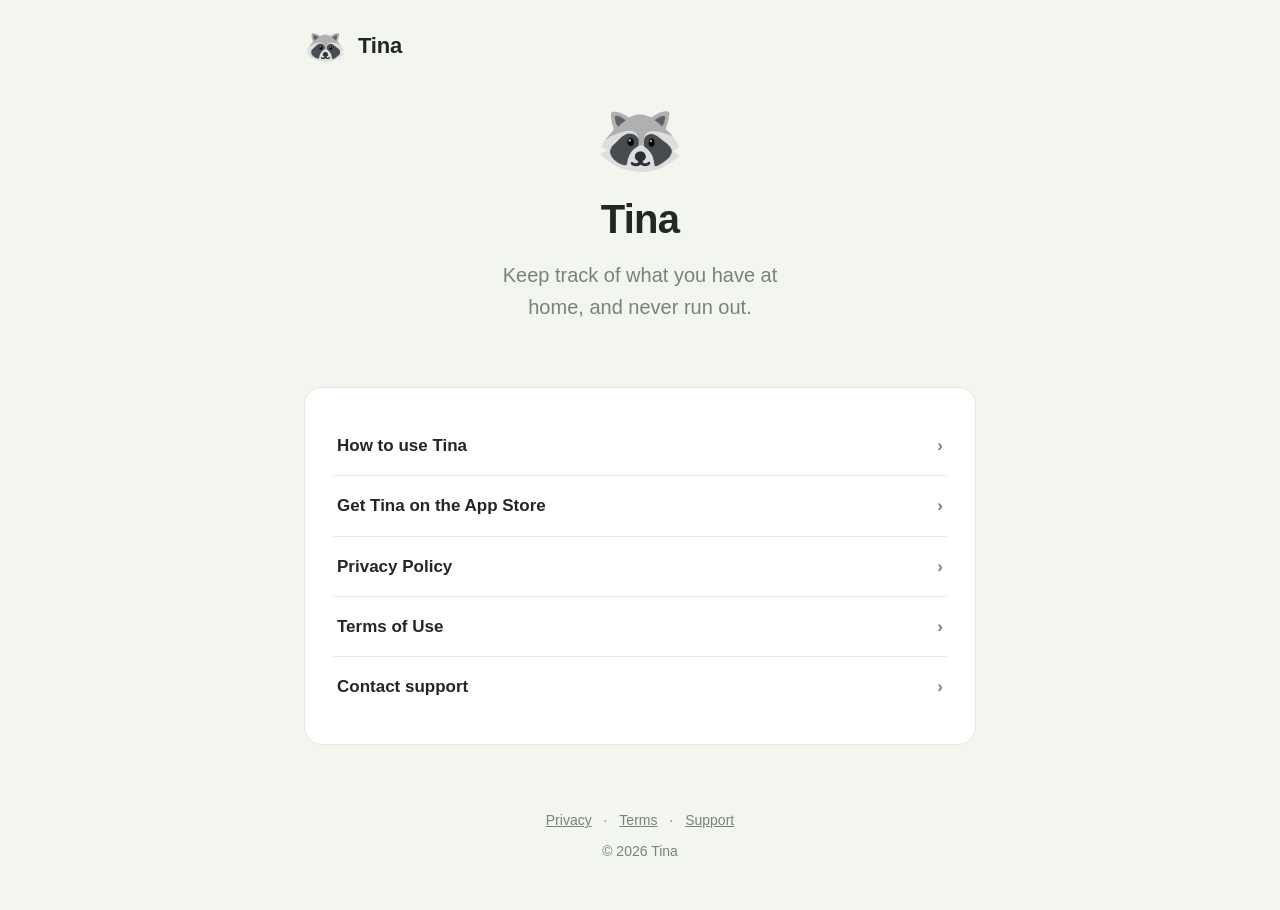
<file: public/index.html>
<!DOCTYPE html>
<html lang="en">
<head>
  <meta charset="utf-8">
  <meta name="viewport" content="width=device-width, initial-scale=1">
  <title>Tina: keep track of what you have at home</title>
  <meta name="description" content="Tina helps you and your household track what you have at home, and never run out of the things you rely on.">
  <link rel="stylesheet" href="style.css">
</head>
<body>
  <header class="site-header">
    <span class="mark" role="img" aria-label="Tina raccoon">🦝</span>
    <a class="wordmark" href="index.html">Tina</a>
  </header>

  <section class="hero">
    <div class="mark" role="img" aria-label="Tina raccoon">🦝</div>
    <h1>Tina</h1>
    <p class="tagline">Keep track of what you have at home, and never run out.</p>
  </section>

  <main class="container">
    <div class="card">
      <a class="link-row" href="/guide/">
        <span>How to use Tina</span>
        <span class="chevron">›</span>
      </a>
      <a class="link-row" href="https://apps.apple.com/app/id6791325740">
        <span>Get Tina on the App Store</span>
        <span class="chevron">›</span>
      </a>
      <a class="link-row" href="privacy.html">
        <span>Privacy Policy</span>
        <span class="chevron">›</span>
      </a>
      <a class="link-row" href="terms.html">
        <span>Terms of Use</span>
        <span class="chevron">›</span>
      </a>
      <a class="link-row" href="mailto:support@tinapantry.app">
        <span>Contact support</span>
        <span class="chevron">›</span>
      </a>
    </div>
  </main>

  <footer class="site-footer">
    <nav>
      <a href="privacy.html">Privacy</a> ·
      <a href="terms.html">Terms</a> ·
      <a href="mailto:support@tinapantry.app">Support</a>
    </nav>
    <div>© 2026 Tina</div>
  </footer>
</body>
</html>
</file>
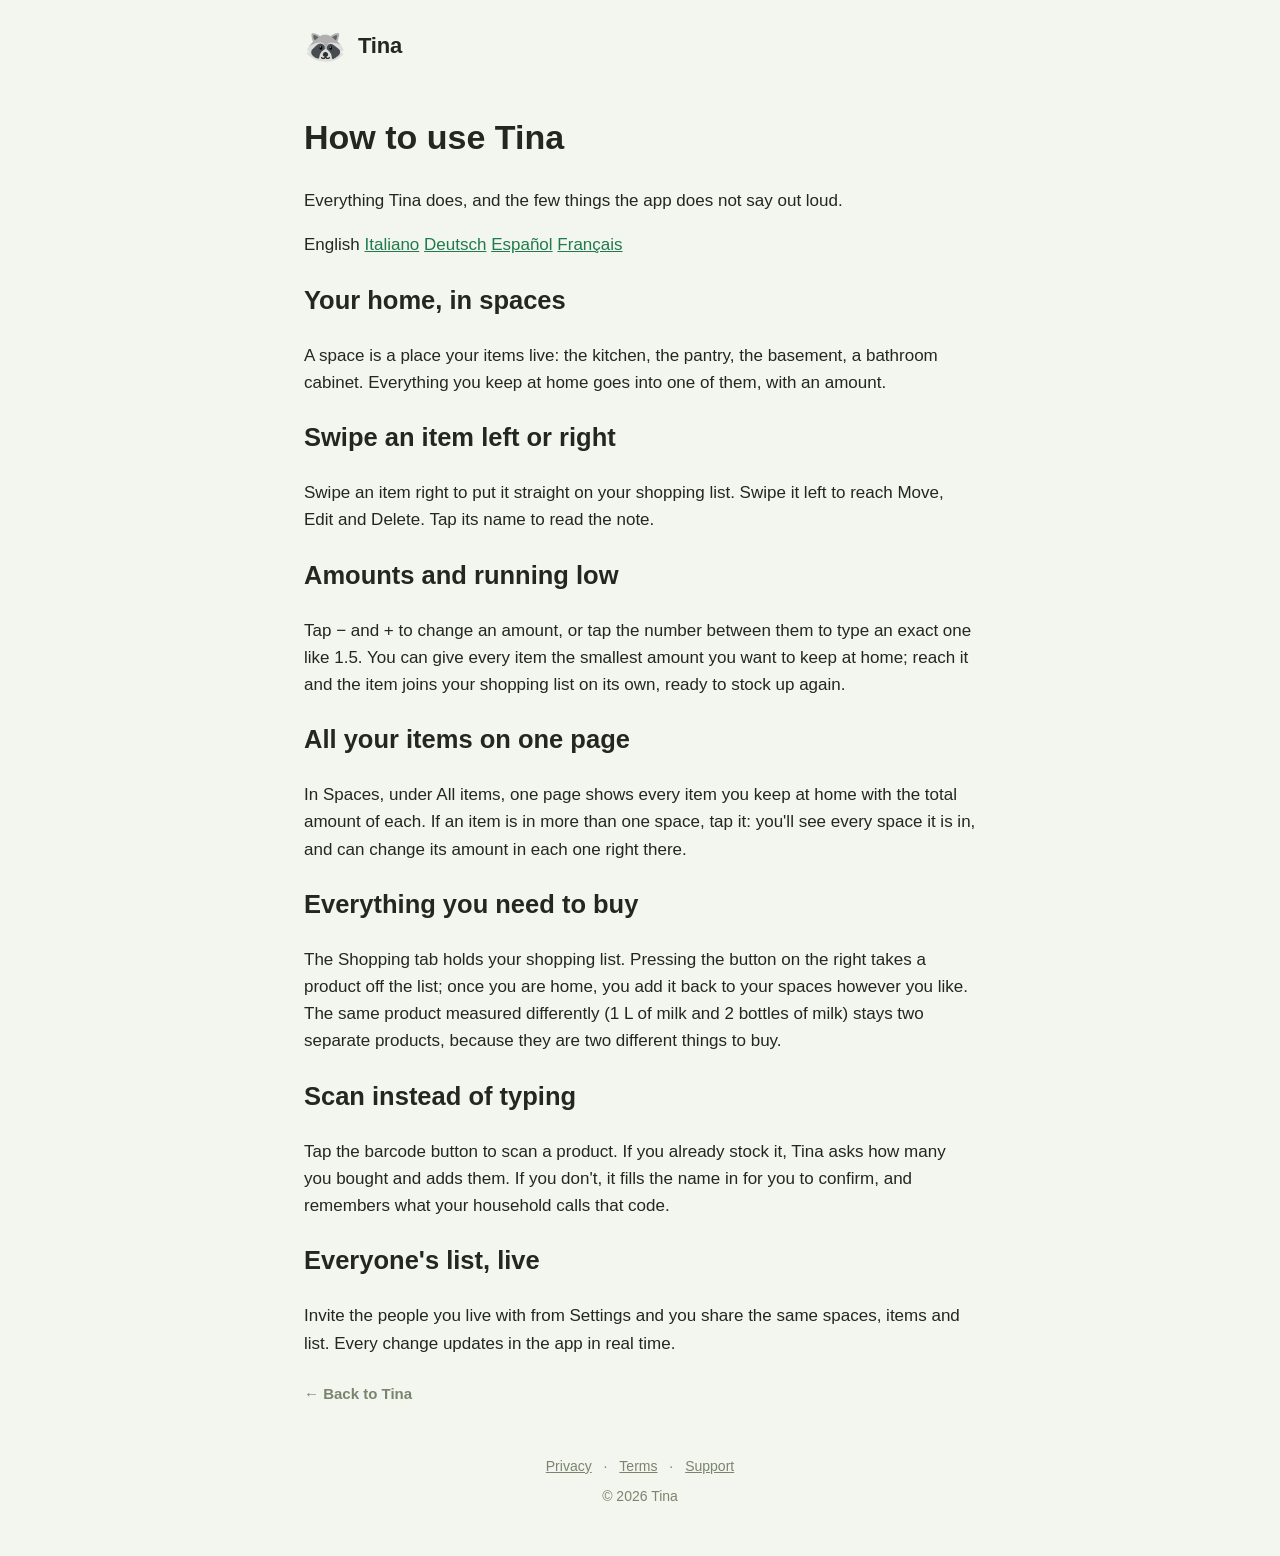
<file: public/guide/index.html>
<!DOCTYPE html>
<html lang="en">
<head>
  <meta charset="utf-8">
  <meta name="viewport" content="width=device-width, initial-scale=1">
  <title>How to use Tina · Tina</title>
  <meta name="description" content="Everything Tina does, and the few things the app does not say out loud.">
  <link rel="alternate" hreflang="en" href="https://tinapantry.app/guide/">
  <link rel="alternate" hreflang="it" href="https://tinapantry.app/guide/it/">
  <link rel="alternate" hreflang="de" href="https://tinapantry.app/guide/de/">
  <link rel="alternate" hreflang="es" href="https://tinapantry.app/guide/es/">
  <link rel="alternate" hreflang="fr" href="https://tinapantry.app/guide/fr/">
  <link rel="alternate" hreflang="x-default" href="https://tinapantry.app/guide/">
  <link rel="stylesheet" href="/style.css">
</head>
<body>
  <header class="site-header">
    <span class="mark" role="img" aria-label="Tina raccoon">🦝</span>
    <a class="wordmark" href="/">Tina</a>
  </header>

  <main class="container guide">
    <h1>How to use Tina</h1>
    <p class="guide-intro">Everything Tina does, and the few things the app does not say out loud.</p>
    <nav class="lang-switch"><span class="lang-current" aria-current="true">English</span>
      <a href="/guide/it/" hreflang="it">Italiano</a>
      <a href="/guide/de/" hreflang="de">Deutsch</a>
      <a href="/guide/es/" hreflang="es">Español</a>
      <a href="/guide/fr/" hreflang="fr">Français</a></nav>

    <section class="guide-topic" id="spaces">
      <h2>Your home, in spaces</h2>
      <p>A space is a place your items live: the kitchen, the pantry, the basement, a bathroom cabinet. Everything you keep at home goes into one of them, with an amount.</p>
    </section>
    <section class="guide-topic" id="swipes">
      <h2>Swipe an item left or right</h2>
      <p>Swipe an item right to put it straight on your shopping list. Swipe it left to reach Move, Edit and Delete. Tap its name to read the note.</p>
    </section>
    <section class="guide-topic" id="quantities">
      <h2>Amounts and running low</h2>
      <p>Tap − and + to change an amount, or tap the number between them to type an exact one like 1.5. You can give every item the smallest amount you want to keep at home; reach it and the item joins your shopping list on its own, ready to stock up again.</p>
    </section>
    <section class="guide-topic" id="all-items">
      <h2>All your items on one page</h2>
      <p>In Spaces, under All items, one page shows every item you keep at home with the total amount of each. If an item is in more than one space, tap it: you&#x27;ll see every space it is in, and can change its amount in each one right there.</p>
    </section>
    <section class="guide-topic" id="shopping">
      <h2>Everything you need to buy</h2>
      <p>The Shopping tab holds your shopping list. Pressing the button on the right takes a product off the list; once you are home, you add it back to your spaces however you like. The same product measured differently (1 L of milk and 2 bottles of milk) stays two separate products, because they are two different things to buy.</p>
    </section>
    <section class="guide-topic" id="scanning">
      <h2>Scan instead of typing</h2>
      <p>Tap the barcode button to scan a product. If you already stock it, Tina asks how many you bought and adds them. If you don&#x27;t, it fills the name in for you to confirm, and remembers what your household calls that code.</p>
    </section>
    <section class="guide-topic" id="sharing">
      <h2>Everyone&#x27;s list, live</h2>
      <p>Invite the people you live with from Settings and you share the same spaces, items and list. Every change updates in the app in real time.</p>
    </section>

    <a class="back" href="/">← Back to Tina</a>
  </main>

  <footer class="site-footer">
    <nav>
      <a href="/privacy.html">Privacy</a> ·
      <a href="/terms.html">Terms</a> ·
      <a href="mailto:support@tinapantry.app">Support</a>
    </nav>
    <div>© 2026 Tina</div>
  </footer>
</body>
</html>
</file>
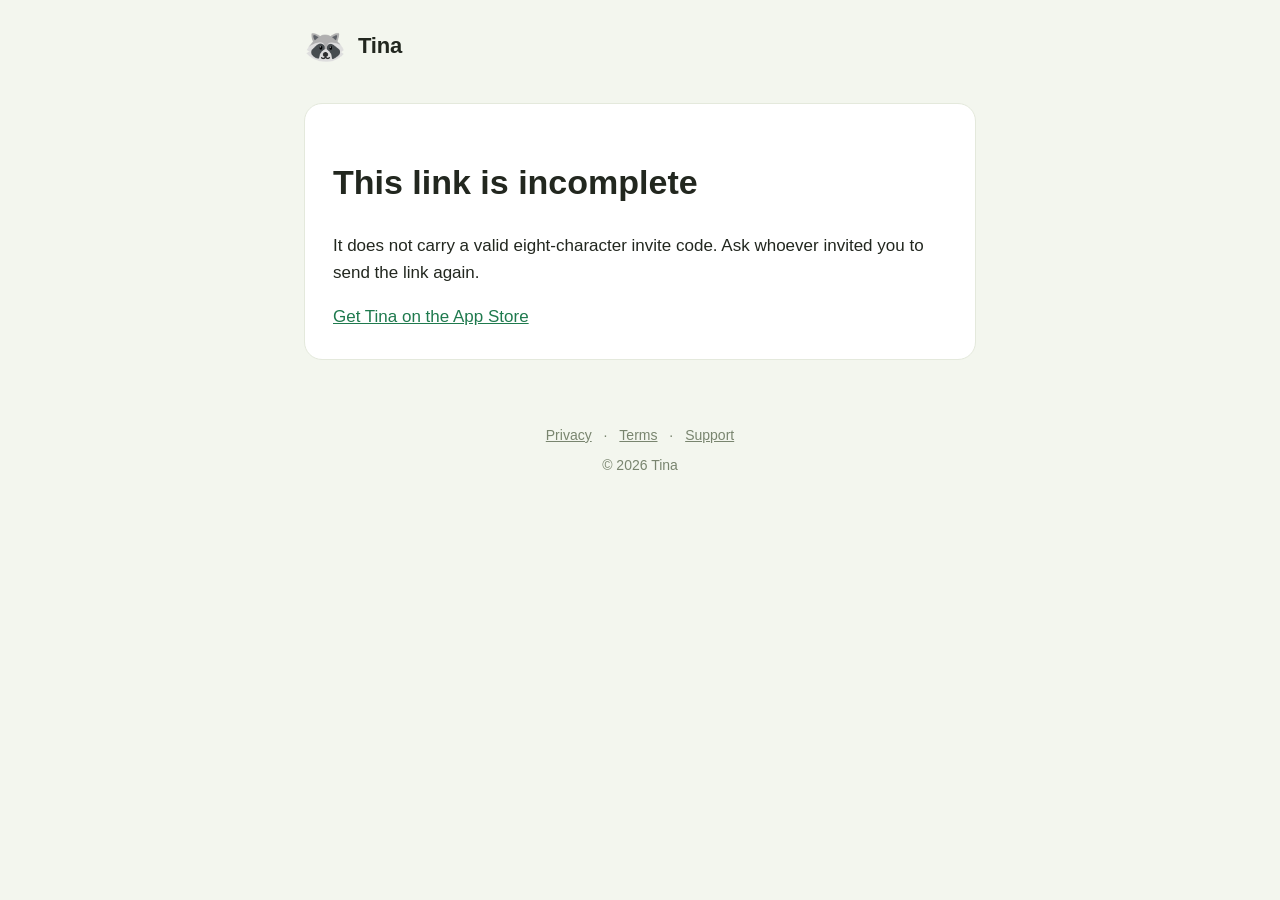
<file: public/join/index.html>
<!DOCTYPE html>
<html lang="en">
<head>
  <meta charset="utf-8">
  <meta name="viewport" content="width=device-width, initial-scale=1">
  <title>Join a household on Tina</title>
  <meta name="description" content="You have been invited to share a home inventory in Tina. Install the app and enter your invite code.">
  <meta property="og:title" content="Join a household on Tina">
  <meta property="og:description" content="You have been invited to share a home inventory in Tina.">
  <meta property="og:type" content="website">
  <link rel="stylesheet" href="/style.css">
</head>
<body>
  <header class="site-header">
    <span class="mark" role="img" aria-label="Tina raccoon">🦝</span>
    <a class="wordmark" href="/">Tina</a>
  </header>

  <main class="container join" id="join">
    <!-- Rendered at once by the script below. The no-JS copy underneath is the
         resting state: a reader with scripting off still sees what this is. -->
    <noscript>
      <div class="card">
        <h1>Join a household on Tina</h1>
        <p>Your invite code is the last part of this page's address, after <code>/join/</code>. Install Tina from the App Store, create an account, then enter that code under “Join with a code”.</p>
        <p><a class="store-link" href="https://apps.apple.com/app/id6791325740">Get Tina on the App Store</a></p>
      </div>
    </noscript>
  </main>

  <footer class="site-footer">
    <nav>
      <a href="/privacy.html">Privacy</a> ·
      <a href="/terms.html">Terms</a> ·
      <a href="mailto:support@tinapantry.app">Support</a>
    </nav>
    <div>© 2026 Tina</div>
  </footer>

<script>
(function () {
  "use strict";

  // Same alphabet and length as generate_invite() in the database: 32 symbols
  // with 0/O/1/I left out, eight characters long.
  var CODE_RE = /^[ABCDEFGHJKLMNPQRSTUVWXYZ23456789]{8}$/;
  var APP_STORE = "https://apps.apple.com/app/id6791325740";

  var COPY = {
    en: {
      lang: "en",
      title: "You have been invited to a household",
      lead: "In Tina you can keep an overview of your stocks.",
      codeLabel: "Invite code",
      copy: "Copy code", copied: "Copied",
      open: "Open in Tina", have: "Already have Tina?",
      stepsTitle: "New to Tina?",
      steps: [
        "Install Tina from the App Store.",
        "Create an account, or sign in.",
        "Enter the code above under “Join with a code”."
      ],
      store: "Get Tina on the App Store",
      badTitle: "This link is incomplete",
      badLead: "It does not carry a valid eight-character invite code. Ask whoever invited you to send the link again.",
      expires: "Invite codes stop working seven days after they are created."
    },
    it: {
      lang: "it",
      title: "Hai ricevuto un invito per una casa",
      lead: "Su Tina potete tenere le vostre scorte sott’occhio.",
      codeLabel: "Codice d’invito",
      copy: "Copia il codice", copied: "Copiato",
      open: "Apri in Tina", have: "Hai già Tina?",
      stepsTitle: "Non hai ancora Tina?",
      steps: [
        "Installa Tina dall’App Store.",
        "Crea un account o accedi.",
        "Inserisci il codice qui sopra in “Entra con un codice”."
      ],
      store: "Scarica Tina dall’App Store",
      badTitle: "Questo link è incompleto",
      badLead: "Non contiene un codice d’invito valido di otto caratteri. Chiedi a chi ti ha mandato l’invito di rimandartelo.",
      expires: "I codici d’invito smettono di funzionare sette giorni dopo essere stati creati."
    },
    de: {
      lang: "de",
      title: "Du wurdest zu einem Haushalt eingeladen",
      lead: "Mit Tina könnt ihr eure Vorräte im Blick behalten.",
      codeLabel: "Einladungscode",
      copy: "Code kopieren", copied: "Kopiert",
      open: "In Tina öffnen", have: "Du hast Tina schon?",
      stepsTitle: "Neu bei Tina?",
      steps: [
        "Installiere Tina aus dem App Store.",
        "Erstelle ein Konto oder melde dich an.",
        "Gib den Code oben unter „Mit Code beitreten“ ein."
      ],
      store: "Tina im App Store laden",
      badTitle: "Dieser Link ist unvollständig",
      badLead: "Er enthält keinen gültigen achtstelligen Einladungscode. Bitte die Person, die dich eingeladen hat, den Link noch einmal zu schicken.",
      expires: "Einladungscodes laufen sieben Tage nach ihrer Erstellung ab."
    },
    es: {
      lang: "es",
      title: "Te han invitado a un hogar",
      lead: "En Tina podéis tener vuestras provisiones a la vista.",
      codeLabel: "Código de invitación",
      copy: "Copiar código", copied: "Copiado",
      open: "Abrir en Tina", have: "¿Ya tienes Tina?",
      stepsTitle: "¿Aún no tienes Tina?",
      steps: [
        "Instala Tina desde la App Store.",
        "Crea una cuenta o inicia sesión.",
        "Introduce el código de arriba en «Unirse con un código»."
      ],
      store: "Consigue Tina en la App Store",
      badTitle: "Este enlace está incompleto",
      badLead: "No contiene un código de invitación válido de ocho caracteres. Pide a quien te invitó que te envíe el enlace otra vez.",
      expires: "Los códigos de invitación dejan de funcionar siete días después de crearse."
    },
    fr: {
      lang: "fr",
      title: "On t’invite dans un foyer",
      lead: "Sur Tina, vous pouvez garder un œil sur vos stocks.",
      codeLabel: "Code d’invitation",
      copy: "Copier le code", copied: "Copié",
      open: "Ouvrir dans Tina", have: "Tu as déjà Tina ?",
      stepsTitle: "Tu ne connais pas encore Tina ?",
      steps: [
        "Installe Tina depuis l’App Store.",
        "Crée un compte ou connecte-toi.",
        "Saisis le code ci-dessus dans « Rejoindre avec un code »."
      ],
      store: "Télécharger Tina sur l’App Store",
      badTitle: "Ce lien est incomplet",
      badLead: "Il ne contient pas de code d’invitation valide de huit caractères. Demande à la personne qui t’a envoyé cette invitation de te renvoyer le lien.",
      expires: "Les codes d’invitation cessent de fonctionner sept jours après leur création."
    }
  };

  function pickCopy() {
    var tags = (navigator.languages && navigator.languages.length)
      ? navigator.languages : [navigator.language || "en"];
    for (var i = 0; i < tags.length; i++) {
      var base = String(tags[i]).toLowerCase().split("-")[0];
      if (COPY[base]) return COPY[base];
    }
    return COPY.en;
  }

  function readCode() {
    // /join/ABCD1234 is the real shape. ?code= is accepted so a hand-edited
    // or forwarded link still works.
    var fromPath = location.pathname.replace(/^\/join\/?/, "").replace(/\/+$/, "");
    var fromQuery = new URLSearchParams(location.search).get("code") || "";
    var raw = (fromPath || fromQuery || "").trim().toUpperCase();
    return CODE_RE.test(raw) ? raw : null;
  }

  function el(tag, cls, text) {
    var n = document.createElement(tag);
    if (cls) n.className = cls;
    if (text != null) n.textContent = text;
    return n;
  }

  var t = pickCopy();
  var code = readCode();
  var root = document.getElementById("join");
  document.documentElement.lang = t.lang;
  document.title = (code ? t.title : t.badTitle) + " · Tina";

  var card = el("div", "card");

  if (!code) {
    card.appendChild(el("h1", null, t.badTitle));
    card.appendChild(el("p", null, t.badLead));
    var badLink = el("a", "store-link", t.store);
    badLink.href = APP_STORE;
    card.appendChild(badLink);
    root.appendChild(card);
    return;
  }

  card.appendChild(el("h1", null, t.title));
  card.appendChild(el("p", "join-lead", t.lead));

  card.appendChild(el("p", "code-label", t.codeLabel));
  var codeBox = el("div", "code-box");
  codeBox.appendChild(el("span", "code", code));
  card.appendChild(codeBox);

  var copyBtn = el("button", "copy-btn", t.copy);
  copyBtn.type = "button";
  copyBtn.addEventListener("click", function () {
    var done = function () { copyBtn.textContent = t.copied; copyBtn.classList.add("is-copied"); };
    if (navigator.clipboard && navigator.clipboard.writeText) {
      navigator.clipboard.writeText(code).then(done, function () {});
    } else {
      var ta = document.createElement("textarea");
      ta.value = code; document.body.appendChild(ta); ta.select();
      try { document.execCommand("copy"); done(); } catch (e) {}
      document.body.removeChild(ta);
    }
  });
  card.appendChild(copyBtn);
  root.appendChild(card);

  // Second card: the two paths out of here. "Open in Tina" uses the custom
  // scheme on purpose: a visitor who is already on this page in Safari got
  // here without the app intercepting the link, so the https form would only
  // reload this page.
  var actions = el("div", "card");
  actions.appendChild(el("p", "have-app", t.have));
  var openLink = el("a", "primary-btn", t.open);
  openLink.href = "tina://join?code=" + encodeURIComponent(code);
  actions.appendChild(openLink);

  actions.appendChild(el("h2", "steps-title", t.stepsTitle));
  var ol = el("ol", "steps");
  t.steps.forEach(function (s) { ol.appendChild(el("li", null, s)); });
  actions.appendChild(ol);

  var storeLink = el("a", "store-link", t.store);
  storeLink.href = APP_STORE;
  actions.appendChild(storeLink);

  actions.appendChild(el("p", "expires-note", t.expires));
  root.appendChild(actions);
})();
</script>
</body>
</html>
</file>
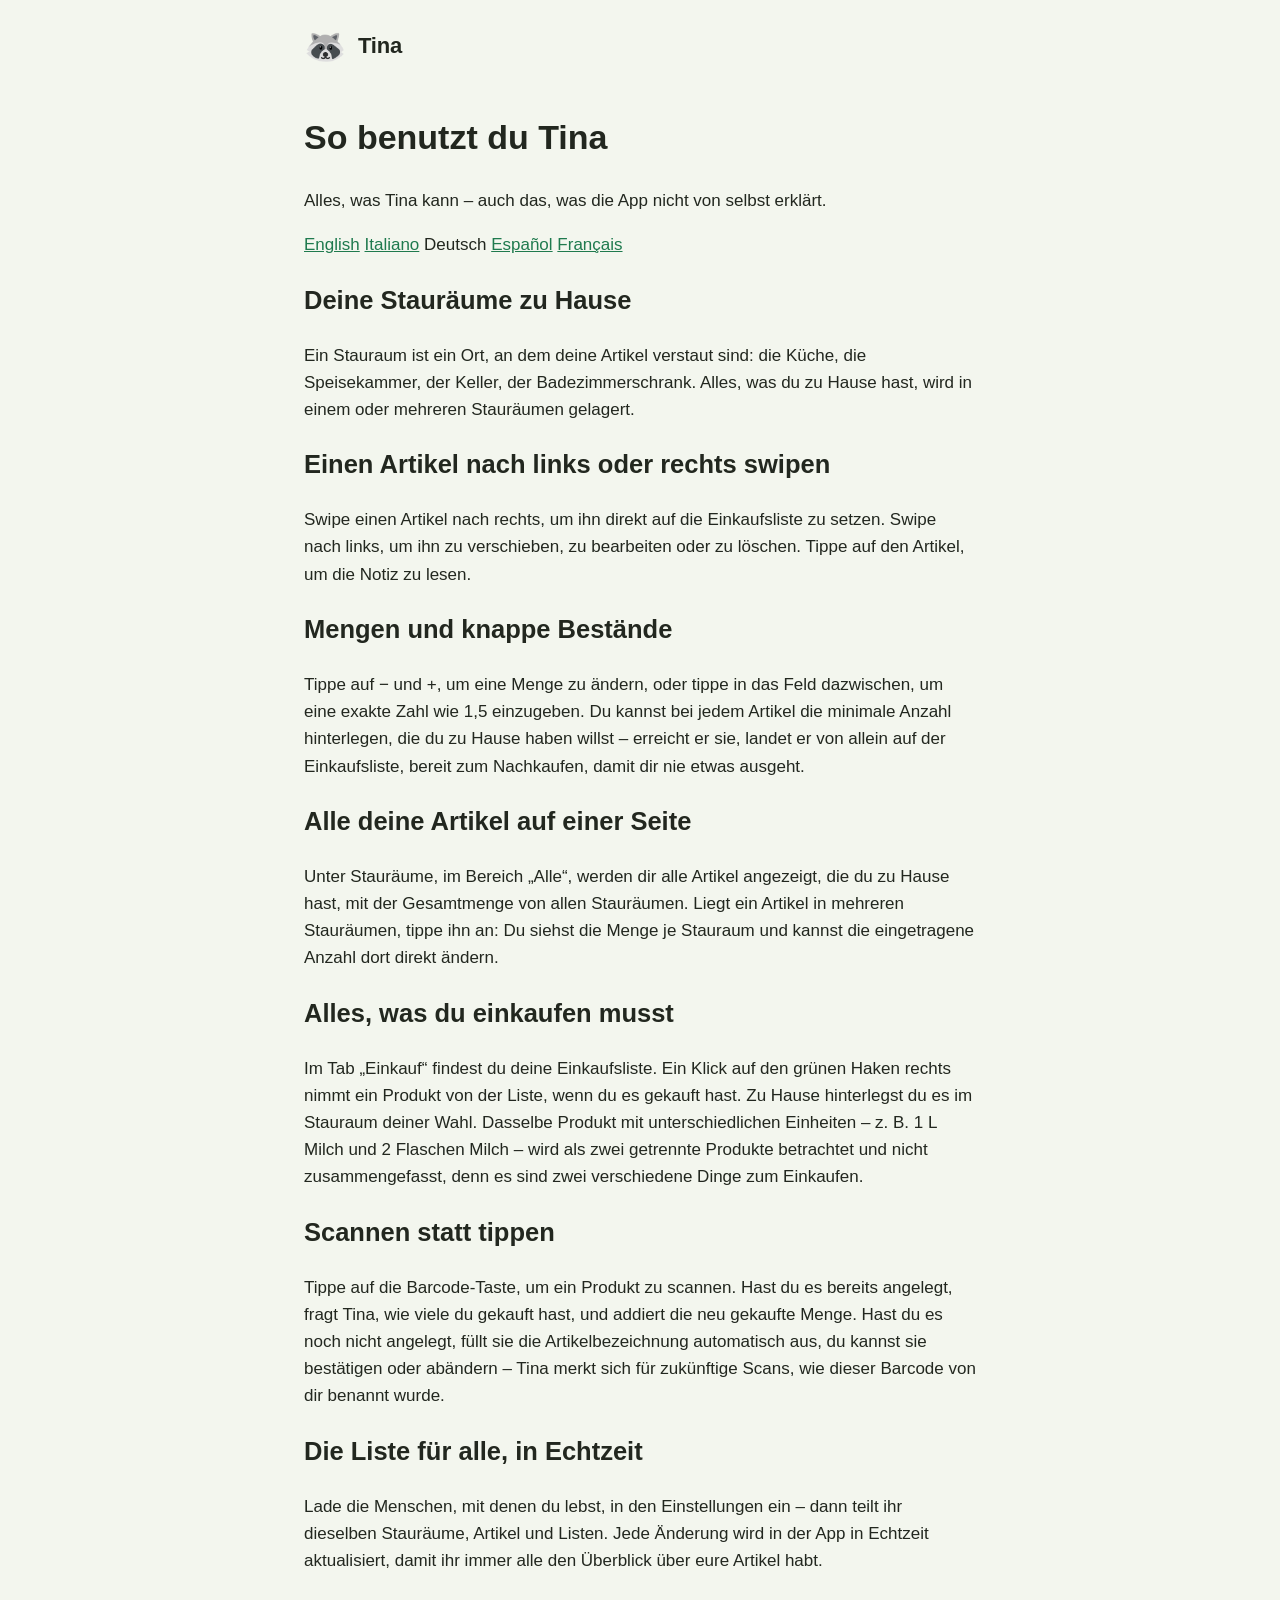
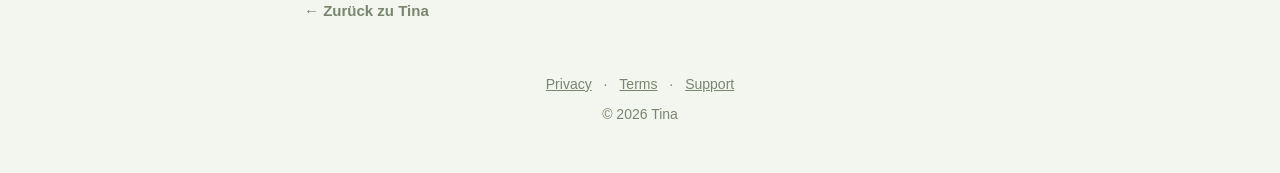
<file: public/guide/de/index.html>
<!DOCTYPE html>
<html lang="de">
<head>
  <meta charset="utf-8">
  <meta name="viewport" content="width=device-width, initial-scale=1">
  <title>So benutzt du Tina · Tina</title>
  <meta name="description" content="Alles, was Tina kann – auch das, was die App nicht von selbst erklärt.">
  <link rel="alternate" hreflang="en" href="https://tinapantry.app/guide/">
  <link rel="alternate" hreflang="it" href="https://tinapantry.app/guide/it/">
  <link rel="alternate" hreflang="de" href="https://tinapantry.app/guide/de/">
  <link rel="alternate" hreflang="es" href="https://tinapantry.app/guide/es/">
  <link rel="alternate" hreflang="fr" href="https://tinapantry.app/guide/fr/">
  <link rel="alternate" hreflang="x-default" href="https://tinapantry.app/guide/">
  <link rel="stylesheet" href="/style.css">
</head>
<body>
  <header class="site-header">
    <span class="mark" role="img" aria-label="Tina raccoon">🦝</span>
    <a class="wordmark" href="/">Tina</a>
  </header>

  <main class="container guide">
    <h1>So benutzt du Tina</h1>
    <p class="guide-intro">Alles, was Tina kann – auch das, was die App nicht von selbst erklärt.</p>
    <nav class="lang-switch"><a href="/guide/" hreflang="en">English</a>
      <a href="/guide/it/" hreflang="it">Italiano</a>
      <span class="lang-current" aria-current="true">Deutsch</span>
      <a href="/guide/es/" hreflang="es">Español</a>
      <a href="/guide/fr/" hreflang="fr">Français</a></nav>

    <section class="guide-topic" id="spaces">
      <h2>Deine Stauräume zu Hause</h2>
      <p>Ein Stauraum ist ein Ort, an dem deine Artikel verstaut sind: die Küche, die Speisekammer, der Keller, der Badezimmerschrank. Alles, was du zu Hause hast, wird in einem oder mehreren Stauräumen gelagert.</p>
    </section>
    <section class="guide-topic" id="swipes">
      <h2>Einen Artikel nach links oder rechts swipen</h2>
      <p>Swipe einen Artikel nach rechts, um ihn direkt auf die Einkaufsliste zu setzen. Swipe nach links, um ihn zu verschieben, zu bearbeiten oder zu löschen. Tippe auf den Artikel, um die Notiz zu lesen.</p>
    </section>
    <section class="guide-topic" id="quantities">
      <h2>Mengen und knappe Bestände</h2>
      <p>Tippe auf − und +, um eine Menge zu ändern, oder tippe in das Feld dazwischen, um eine exakte Zahl wie 1,5 einzugeben. Du kannst bei jedem Artikel die minimale Anzahl hinterlegen, die du zu Hause haben willst – erreicht er sie, landet er von allein auf der Einkaufsliste, bereit zum Nachkaufen, damit dir nie etwas ausgeht.</p>
    </section>
    <section class="guide-topic" id="all-items">
      <h2>Alle deine Artikel auf einer Seite</h2>
      <p>Unter Stauräume, im Bereich „Alle“, werden dir alle Artikel angezeigt, die du zu Hause hast, mit der Gesamtmenge von allen Stauräumen. Liegt ein Artikel in mehreren Stauräumen, tippe ihn an: Du siehst die Menge je Stauraum und kannst die eingetragene Anzahl dort direkt ändern.</p>
    </section>
    <section class="guide-topic" id="shopping">
      <h2>Alles, was du einkaufen musst</h2>
      <p>Im Tab „Einkauf“ findest du deine Einkaufsliste. Ein Klick auf den grünen Haken rechts nimmt ein Produkt von der Liste, wenn du es gekauft hast. Zu Hause hinterlegst du es im Stauraum deiner Wahl. Dasselbe Produkt mit unterschiedlichen Einheiten – z. B. 1 L Milch und 2 Flaschen Milch – wird als zwei getrennte Produkte betrachtet und nicht zusammengefasst, denn es sind zwei verschiedene Dinge zum Einkaufen.</p>
    </section>
    <section class="guide-topic" id="scanning">
      <h2>Scannen statt tippen</h2>
      <p>Tippe auf die Barcode-Taste, um ein Produkt zu scannen. Hast du es bereits angelegt, fragt Tina, wie viele du gekauft hast, und addiert die neu gekaufte Menge. Hast du es noch nicht angelegt, füllt sie die Artikelbezeichnung automatisch aus, du kannst sie bestätigen oder abändern – Tina merkt sich für zukünftige Scans, wie dieser Barcode von dir benannt wurde.</p>
    </section>
    <section class="guide-topic" id="sharing">
      <h2>Die Liste für alle, in Echtzeit</h2>
      <p>Lade die Menschen, mit denen du lebst, in den Einstellungen ein – dann teilt ihr dieselben Stauräume, Artikel und Listen. Jede Änderung wird in der App in Echtzeit aktualisiert, damit ihr immer alle den Überblick über eure Artikel habt.</p>
    </section>

    <a class="back" href="/">← Zurück zu Tina</a>
  </main>

  <footer class="site-footer">
    <nav>
      <a href="/privacy.html">Privacy</a> ·
      <a href="/terms.html">Terms</a> ·
      <a href="mailto:support@tinapantry.app">Support</a>
    </nav>
    <div>© 2026 Tina</div>
  </footer>
</body>
</html>
</file>
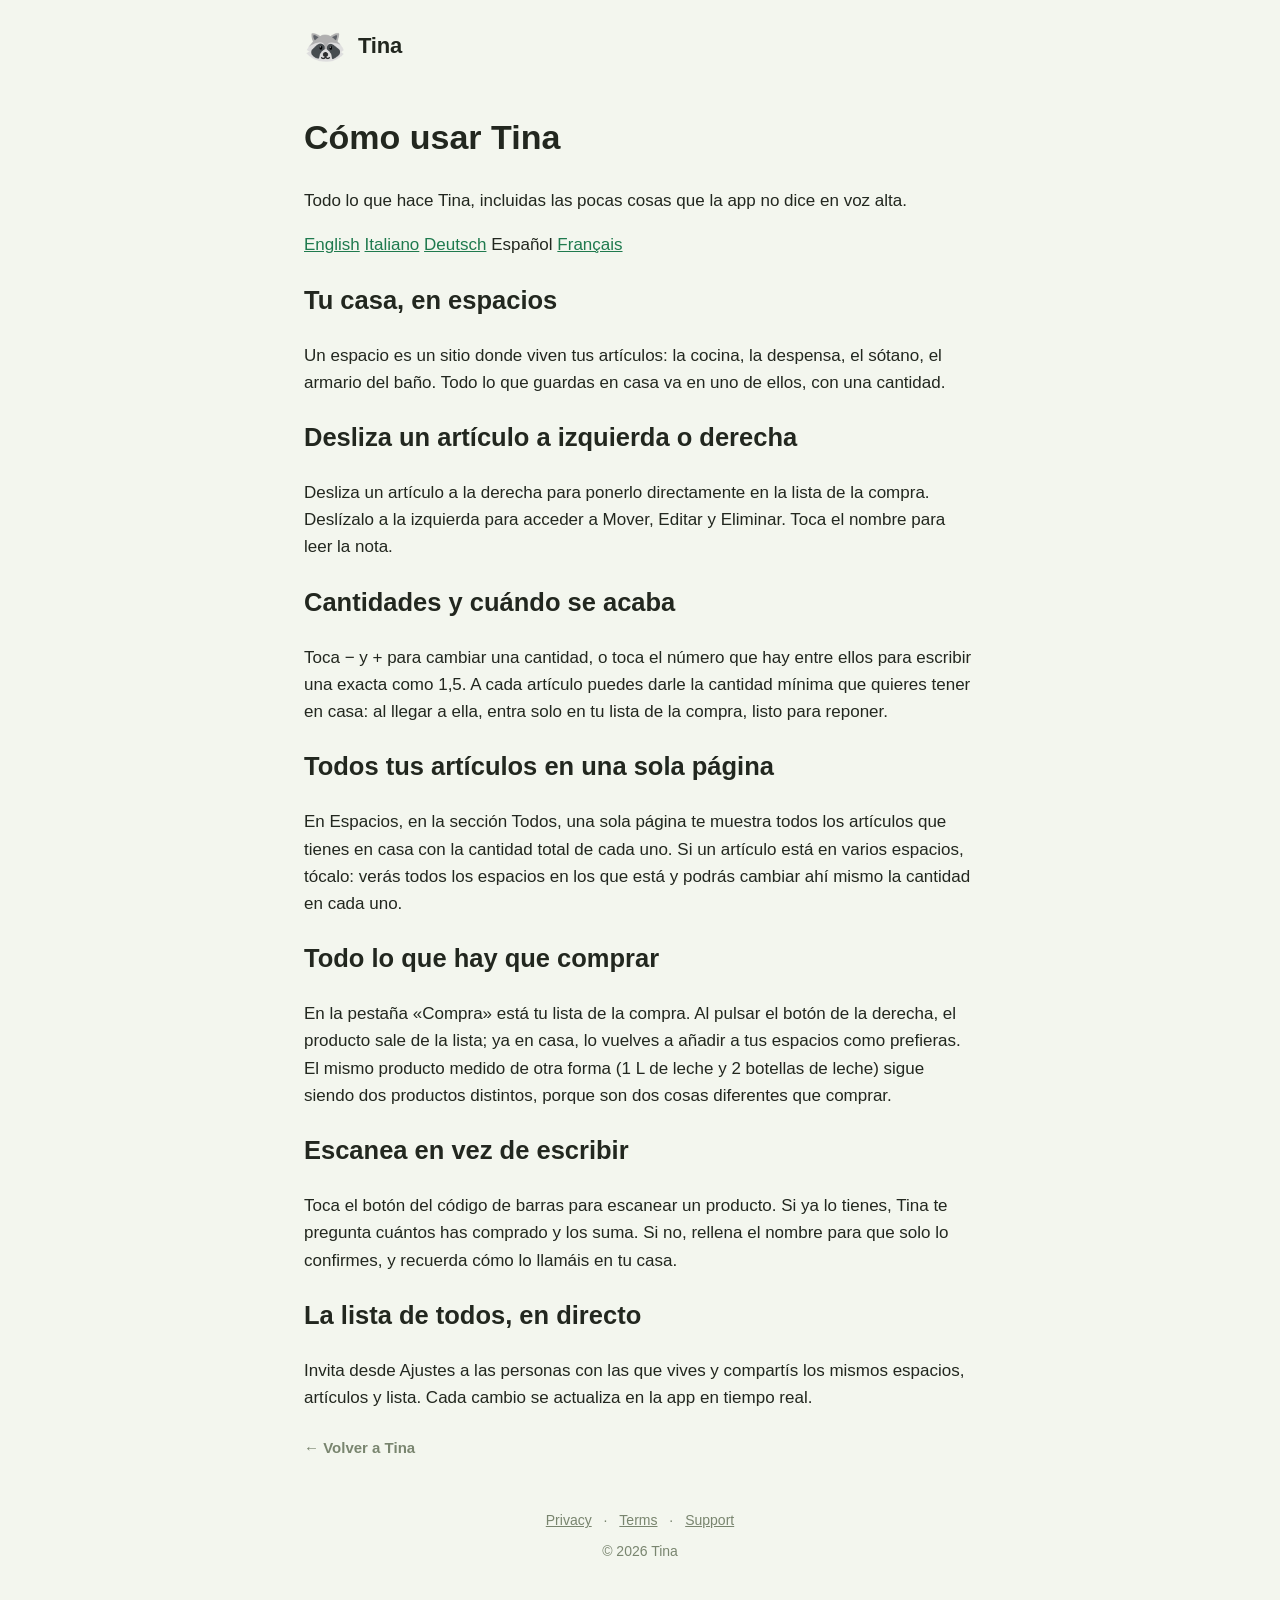
<file: public/guide/es/index.html>
<!DOCTYPE html>
<html lang="es">
<head>
  <meta charset="utf-8">
  <meta name="viewport" content="width=device-width, initial-scale=1">
  <title>Cómo usar Tina · Tina</title>
  <meta name="description" content="Todo lo que hace Tina, incluidas las pocas cosas que la app no dice en voz alta.">
  <link rel="alternate" hreflang="en" href="https://tinapantry.app/guide/">
  <link rel="alternate" hreflang="it" href="https://tinapantry.app/guide/it/">
  <link rel="alternate" hreflang="de" href="https://tinapantry.app/guide/de/">
  <link rel="alternate" hreflang="es" href="https://tinapantry.app/guide/es/">
  <link rel="alternate" hreflang="fr" href="https://tinapantry.app/guide/fr/">
  <link rel="alternate" hreflang="x-default" href="https://tinapantry.app/guide/">
  <link rel="stylesheet" href="/style.css">
</head>
<body>
  <header class="site-header">
    <span class="mark" role="img" aria-label="Tina raccoon">🦝</span>
    <a class="wordmark" href="/">Tina</a>
  </header>

  <main class="container guide">
    <h1>Cómo usar Tina</h1>
    <p class="guide-intro">Todo lo que hace Tina, incluidas las pocas cosas que la app no dice en voz alta.</p>
    <nav class="lang-switch"><a href="/guide/" hreflang="en">English</a>
      <a href="/guide/it/" hreflang="it">Italiano</a>
      <a href="/guide/de/" hreflang="de">Deutsch</a>
      <span class="lang-current" aria-current="true">Español</span>
      <a href="/guide/fr/" hreflang="fr">Français</a></nav>

    <section class="guide-topic" id="spaces">
      <h2>Tu casa, en espacios</h2>
      <p>Un espacio es un sitio donde viven tus artículos: la cocina, la despensa, el sótano, el armario del baño. Todo lo que guardas en casa va en uno de ellos, con una cantidad.</p>
    </section>
    <section class="guide-topic" id="swipes">
      <h2>Desliza un artículo a izquierda o derecha</h2>
      <p>Desliza un artículo a la derecha para ponerlo directamente en la lista de la compra. Deslízalo a la izquierda para acceder a Mover, Editar y Eliminar. Toca el nombre para leer la nota.</p>
    </section>
    <section class="guide-topic" id="quantities">
      <h2>Cantidades y cuándo se acaba</h2>
      <p>Toca − y + para cambiar una cantidad, o toca el número que hay entre ellos para escribir una exacta como 1,5. A cada artículo puedes darle la cantidad mínima que quieres tener en casa: al llegar a ella, entra solo en tu lista de la compra, listo para reponer.</p>
    </section>
    <section class="guide-topic" id="all-items">
      <h2>Todos tus artículos en una sola página</h2>
      <p>En Espacios, en la sección Todos, una sola página te muestra todos los artículos que tienes en casa con la cantidad total de cada uno. Si un artículo está en varios espacios, tócalo: verás todos los espacios en los que está y podrás cambiar ahí mismo la cantidad en cada uno.</p>
    </section>
    <section class="guide-topic" id="shopping">
      <h2>Todo lo que hay que comprar</h2>
      <p>En la pestaña «Compra» está tu lista de la compra. Al pulsar el botón de la derecha, el producto sale de la lista; ya en casa, lo vuelves a añadir a tus espacios como prefieras. El mismo producto medido de otra forma (1 L de leche y 2 botellas de leche) sigue siendo dos productos distintos, porque son dos cosas diferentes que comprar.</p>
    </section>
    <section class="guide-topic" id="scanning">
      <h2>Escanea en vez de escribir</h2>
      <p>Toca el botón del código de barras para escanear un producto. Si ya lo tienes, Tina te pregunta cuántos has comprado y los suma. Si no, rellena el nombre para que solo lo confirmes, y recuerda cómo lo llamáis en tu casa.</p>
    </section>
    <section class="guide-topic" id="sharing">
      <h2>La lista de todos, en directo</h2>
      <p>Invita desde Ajustes a las personas con las que vives y compartís los mismos espacios, artículos y lista. Cada cambio se actualiza en la app en tiempo real.</p>
    </section>

    <a class="back" href="/">← Volver a Tina</a>
  </main>

  <footer class="site-footer">
    <nav>
      <a href="/privacy.html">Privacy</a> ·
      <a href="/terms.html">Terms</a> ·
      <a href="mailto:support@tinapantry.app">Support</a>
    </nav>
    <div>© 2026 Tina</div>
  </footer>
</body>
</html>
</file>
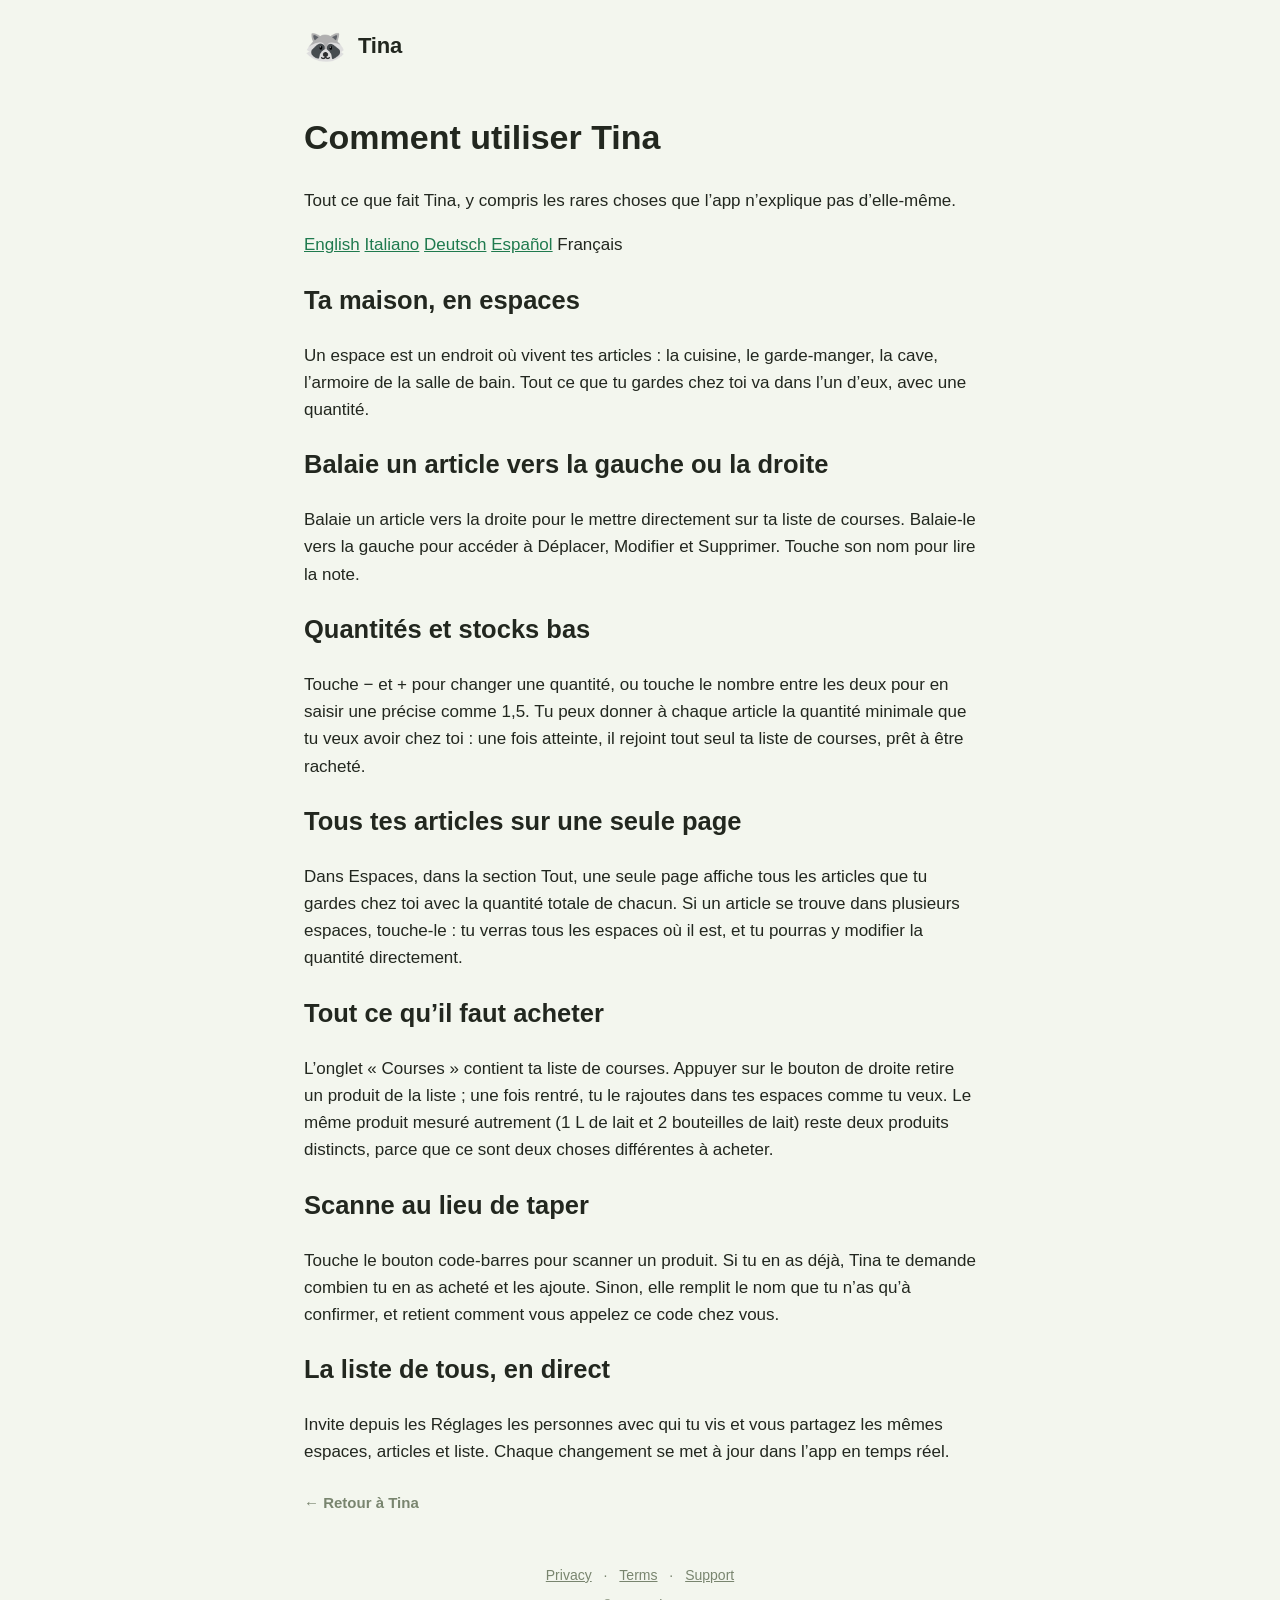
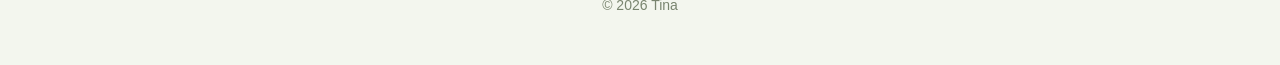
<file: public/guide/fr/index.html>
<!DOCTYPE html>
<html lang="fr">
<head>
  <meta charset="utf-8">
  <meta name="viewport" content="width=device-width, initial-scale=1">
  <title>Comment utiliser Tina · Tina</title>
  <meta name="description" content="Tout ce que fait Tina, y compris les rares choses que l’app n’explique pas d’elle-même.">
  <link rel="alternate" hreflang="en" href="https://tinapantry.app/guide/">
  <link rel="alternate" hreflang="it" href="https://tinapantry.app/guide/it/">
  <link rel="alternate" hreflang="de" href="https://tinapantry.app/guide/de/">
  <link rel="alternate" hreflang="es" href="https://tinapantry.app/guide/es/">
  <link rel="alternate" hreflang="fr" href="https://tinapantry.app/guide/fr/">
  <link rel="alternate" hreflang="x-default" href="https://tinapantry.app/guide/">
  <link rel="stylesheet" href="/style.css">
</head>
<body>
  <header class="site-header">
    <span class="mark" role="img" aria-label="Tina raccoon">🦝</span>
    <a class="wordmark" href="/">Tina</a>
  </header>

  <main class="container guide">
    <h1>Comment utiliser Tina</h1>
    <p class="guide-intro">Tout ce que fait Tina, y compris les rares choses que l’app n’explique pas d’elle-même.</p>
    <nav class="lang-switch"><a href="/guide/" hreflang="en">English</a>
      <a href="/guide/it/" hreflang="it">Italiano</a>
      <a href="/guide/de/" hreflang="de">Deutsch</a>
      <a href="/guide/es/" hreflang="es">Español</a>
      <span class="lang-current" aria-current="true">Français</span></nav>

    <section class="guide-topic" id="spaces">
      <h2>Ta maison, en espaces</h2>
      <p>Un espace est un endroit où vivent tes articles : la cuisine, le garde-manger, la cave, l’armoire de la salle de bain. Tout ce que tu gardes chez toi va dans l’un d’eux, avec une quantité.</p>
    </section>
    <section class="guide-topic" id="swipes">
      <h2>Balaie un article vers la gauche ou la droite</h2>
      <p>Balaie un article vers la droite pour le mettre directement sur ta liste de courses. Balaie-le vers la gauche pour accéder à Déplacer, Modifier et Supprimer. Touche son nom pour lire la note.</p>
    </section>
    <section class="guide-topic" id="quantities">
      <h2>Quantités et stocks bas</h2>
      <p>Touche − et + pour changer une quantité, ou touche le nombre entre les deux pour en saisir une précise comme 1,5. Tu peux donner à chaque article la quantité minimale que tu veux avoir chez toi : une fois atteinte, il rejoint tout seul ta liste de courses, prêt à être racheté.</p>
    </section>
    <section class="guide-topic" id="all-items">
      <h2>Tous tes articles sur une seule page</h2>
      <p>Dans Espaces, dans la section Tout, une seule page affiche tous les articles que tu gardes chez toi avec la quantité totale de chacun. Si un article se trouve dans plusieurs espaces, touche-le : tu verras tous les espaces où il est, et tu pourras y modifier la quantité directement.</p>
    </section>
    <section class="guide-topic" id="shopping">
      <h2>Tout ce qu’il faut acheter</h2>
      <p>L’onglet « Courses » contient ta liste de courses. Appuyer sur le bouton de droite retire un produit de la liste ; une fois rentré, tu le rajoutes dans tes espaces comme tu veux. Le même produit mesuré autrement (1 L de lait et 2 bouteilles de lait) reste deux produits distincts, parce que ce sont deux choses différentes à acheter.</p>
    </section>
    <section class="guide-topic" id="scanning">
      <h2>Scanne au lieu de taper</h2>
      <p>Touche le bouton code-barres pour scanner un produit. Si tu en as déjà, Tina te demande combien tu en as acheté et les ajoute. Sinon, elle remplit le nom que tu n’as qu’à confirmer, et retient comment vous appelez ce code chez vous.</p>
    </section>
    <section class="guide-topic" id="sharing">
      <h2>La liste de tous, en direct</h2>
      <p>Invite depuis les Réglages les personnes avec qui tu vis et vous partagez les mêmes espaces, articles et liste. Chaque changement se met à jour dans l’app en temps réel.</p>
    </section>

    <a class="back" href="/">← Retour à Tina</a>
  </main>

  <footer class="site-footer">
    <nav>
      <a href="/privacy.html">Privacy</a> ·
      <a href="/terms.html">Terms</a> ·
      <a href="mailto:support@tinapantry.app">Support</a>
    </nav>
    <div>© 2026 Tina</div>
  </footer>
</body>
</html>
</file>
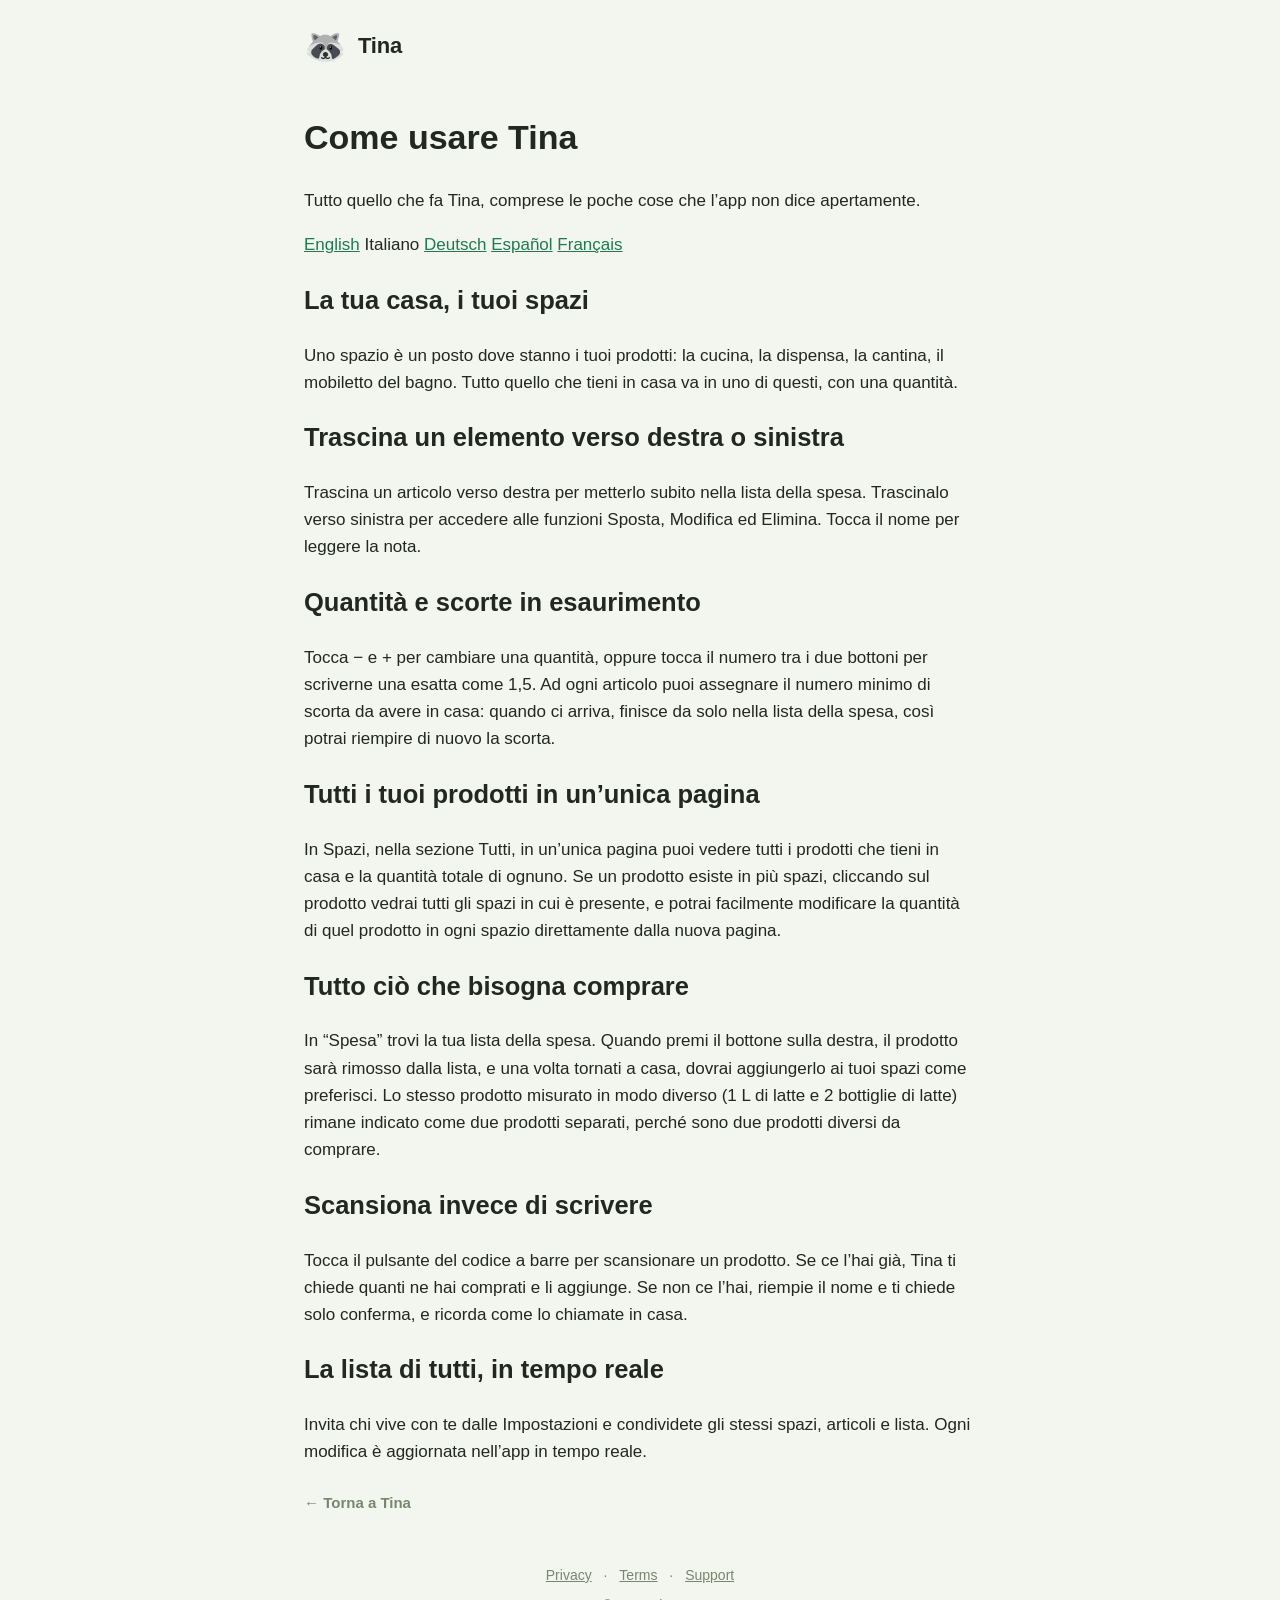
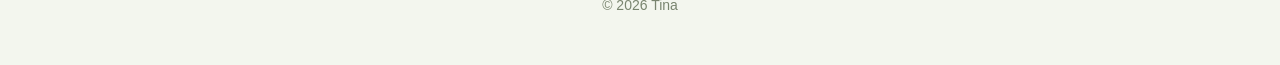
<file: public/guide/it/index.html>
<!DOCTYPE html>
<html lang="it">
<head>
  <meta charset="utf-8">
  <meta name="viewport" content="width=device-width, initial-scale=1">
  <title>Come usare Tina · Tina</title>
  <meta name="description" content="Tutto quello che fa Tina, comprese le poche cose che l’app non dice apertamente.">
  <link rel="alternate" hreflang="en" href="https://tinapantry.app/guide/">
  <link rel="alternate" hreflang="it" href="https://tinapantry.app/guide/it/">
  <link rel="alternate" hreflang="de" href="https://tinapantry.app/guide/de/">
  <link rel="alternate" hreflang="es" href="https://tinapantry.app/guide/es/">
  <link rel="alternate" hreflang="fr" href="https://tinapantry.app/guide/fr/">
  <link rel="alternate" hreflang="x-default" href="https://tinapantry.app/guide/">
  <link rel="stylesheet" href="/style.css">
</head>
<body>
  <header class="site-header">
    <span class="mark" role="img" aria-label="Tina raccoon">🦝</span>
    <a class="wordmark" href="/">Tina</a>
  </header>

  <main class="container guide">
    <h1>Come usare Tina</h1>
    <p class="guide-intro">Tutto quello che fa Tina, comprese le poche cose che l’app non dice apertamente.</p>
    <nav class="lang-switch"><a href="/guide/" hreflang="en">English</a>
      <span class="lang-current" aria-current="true">Italiano</span>
      <a href="/guide/de/" hreflang="de">Deutsch</a>
      <a href="/guide/es/" hreflang="es">Español</a>
      <a href="/guide/fr/" hreflang="fr">Français</a></nav>

    <section class="guide-topic" id="spaces">
      <h2>La tua casa, i tuoi spazi</h2>
      <p>Uno spazio è un posto dove stanno i tuoi prodotti: la cucina, la dispensa, la cantina, il mobiletto del bagno. Tutto quello che tieni in casa va in uno di questi, con una quantità.</p>
    </section>
    <section class="guide-topic" id="swipes">
      <h2>Trascina un elemento verso destra o sinistra</h2>
      <p>Trascina un articolo verso destra per metterlo subito nella lista della spesa. Trascinalo verso sinistra per accedere alle funzioni Sposta, Modifica ed Elimina. Tocca il nome per leggere la nota.</p>
    </section>
    <section class="guide-topic" id="quantities">
      <h2>Quantità e scorte in esaurimento</h2>
      <p>Tocca − e + per cambiare una quantità, oppure tocca il numero tra i due bottoni per scriverne una esatta come 1,5. Ad ogni articolo puoi assegnare il numero minimo di scorta da avere in casa: quando ci arriva, finisce da solo nella lista della spesa, così potrai riempire di nuovo la scorta.</p>
    </section>
    <section class="guide-topic" id="all-items">
      <h2>Tutti i tuoi prodotti in un’unica pagina</h2>
      <p>In Spazi, nella sezione Tutti, in un’unica pagina puoi vedere tutti i prodotti che tieni in casa e la quantità totale di ognuno. Se un prodotto esiste in più spazi, cliccando sul prodotto vedrai tutti gli spazi in cui è presente, e potrai facilmente modificare la quantità di quel prodotto in ogni spazio direttamente dalla nuova pagina.</p>
    </section>
    <section class="guide-topic" id="shopping">
      <h2>Tutto ciò che bisogna comprare</h2>
      <p>In “Spesa” trovi la tua lista della spesa. Quando premi il bottone sulla destra, il prodotto sarà rimosso dalla lista, e una volta tornati a casa, dovrai aggiungerlo ai tuoi spazi come preferisci. Lo stesso prodotto misurato in modo diverso (1 L di latte e 2 bottiglie di latte) rimane indicato come due prodotti separati, perché sono due prodotti diversi da comprare.</p>
    </section>
    <section class="guide-topic" id="scanning">
      <h2>Scansiona invece di scrivere</h2>
      <p>Tocca il pulsante del codice a barre per scansionare un prodotto. Se ce l’hai già, Tina ti chiede quanti ne hai comprati e li aggiunge. Se non ce l’hai, riempie il nome e ti chiede solo conferma, e ricorda come lo chiamate in casa.</p>
    </section>
    <section class="guide-topic" id="sharing">
      <h2>La lista di tutti, in tempo reale</h2>
      <p>Invita chi vive con te dalle Impostazioni e condividete gli stessi spazi, articoli e lista. Ogni modifica è aggiornata nell’app in tempo reale.</p>
    </section>

    <a class="back" href="/">← Torna a Tina</a>
  </main>

  <footer class="site-footer">
    <nav>
      <a href="/privacy.html">Privacy</a> ·
      <a href="/terms.html">Terms</a> ·
      <a href="mailto:support@tinapantry.app">Support</a>
    </nav>
    <div>© 2026 Tina</div>
  </footer>
</body>
</html>
</file>
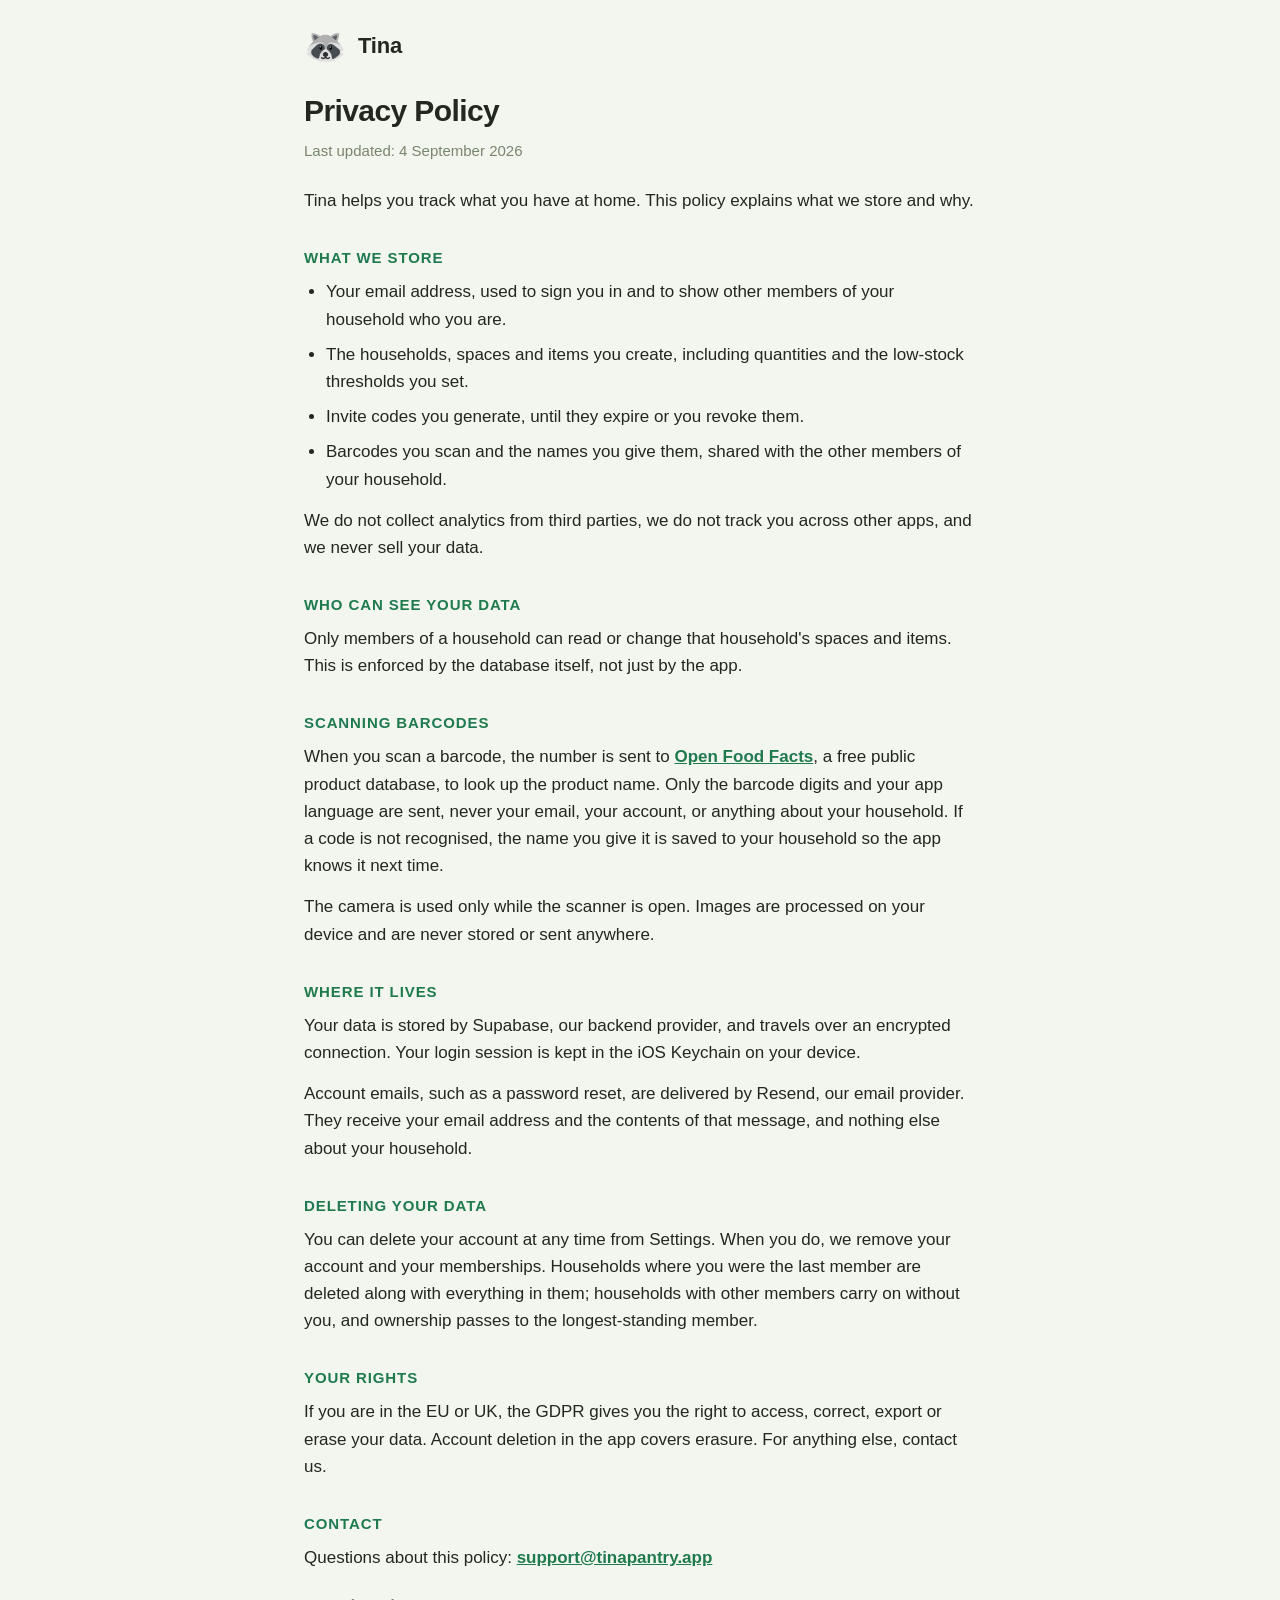
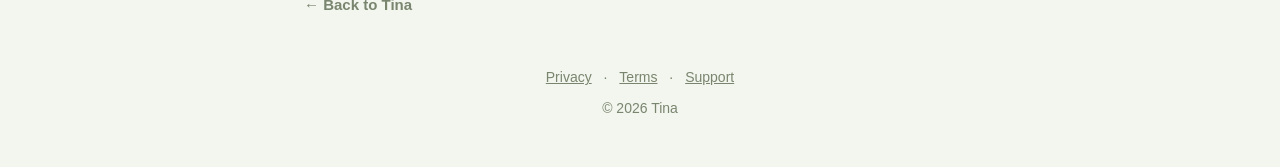
<file: public/privacy.html>
<!DOCTYPE html>
<html lang="en">
<head>
  <meta charset="utf-8">
  <meta name="viewport" content="width=device-width, initial-scale=1">
  <title>Privacy Policy · Tina</title>
  <meta name="description" content="What Tina stores about you and why.">
  <link rel="stylesheet" href="style.css">
</head>
<body>
  <header class="site-header">
    <span class="mark" role="img" aria-label="Tina raccoon">🦝</span>
    <a class="wordmark" href="index.html">Tina</a>
  </header>

  <main class="container doc">
    <h1>Privacy Policy</h1>
    <p class="updated">Last updated: 4 September 2026</p>

    <p>Tina helps you track what you have at home. This policy explains what we store and why.</p>

    <h2>What we store</h2>
    <ul>
      <li>Your email address, used to sign you in and to show other members of your household who you are.</li>
      <li>The households, spaces and items you create, including quantities and the low-stock thresholds you set.</li>
      <li>Invite codes you generate, until they expire or you revoke them.</li>
      <li>Barcodes you scan and the names you give them, shared with the other members of your household.</li>
    </ul>
    <p>We do not collect analytics from third parties, we do not track you across other apps, and we never sell your data.</p>

    <h2>Who can see your data</h2>
    <p>Only members of a household can read or change that household's spaces and items. This is enforced by the database itself, not just by the app.</p>

    <h2>Scanning barcodes</h2>
    <p>When you scan a barcode, the number is sent to <a href="https://openfoodfacts.org">Open Food Facts</a>, a free public product database, to look up the product name. Only the barcode digits and your app language are sent, never your email, your account, or anything about your household. If a code is not recognised, the name you give it is saved to your household so the app knows it next time.</p>
    <p>The camera is used only while the scanner is open. Images are processed on your device and are never stored or sent anywhere.</p>

    <h2>Where it lives</h2>
    <p>Your data is stored by Supabase, our backend provider, and travels over an encrypted connection. Your login session is kept in the iOS Keychain on your device.</p>
    <p>Account emails, such as a password reset, are delivered by Resend, our email provider. They receive your email address and the contents of that message, and nothing else about your household.</p>

    <h2>Deleting your data</h2>
    <p>You can delete your account at any time from Settings. When you do, we remove your account and your memberships. Households where you were the last member are deleted along with everything in them; households with other members carry on without you, and ownership passes to the longest-standing member.</p>

    <h2>Your rights</h2>
    <p>If you are in the EU or UK, the GDPR gives you the right to access, correct, export or erase your data. Account deletion in the app covers erasure. For anything else, contact us.</p>

    <h2>Contact</h2>
    <p>Questions about this policy: <a href="mailto:support@tinapantry.app">support@tinapantry.app</a></p>

    <a class="back" href="index.html">← Back to Tina</a>
  </main>

  <footer class="site-footer">
    <nav>
      <a href="privacy.html">Privacy</a> ·
      <a href="terms.html">Terms</a> ·
      <a href="mailto:support@tinapantry.app">Support</a>
    </nav>
    <div>© 2026 Tina</div>
  </footer>
</body>
</html>
</file>
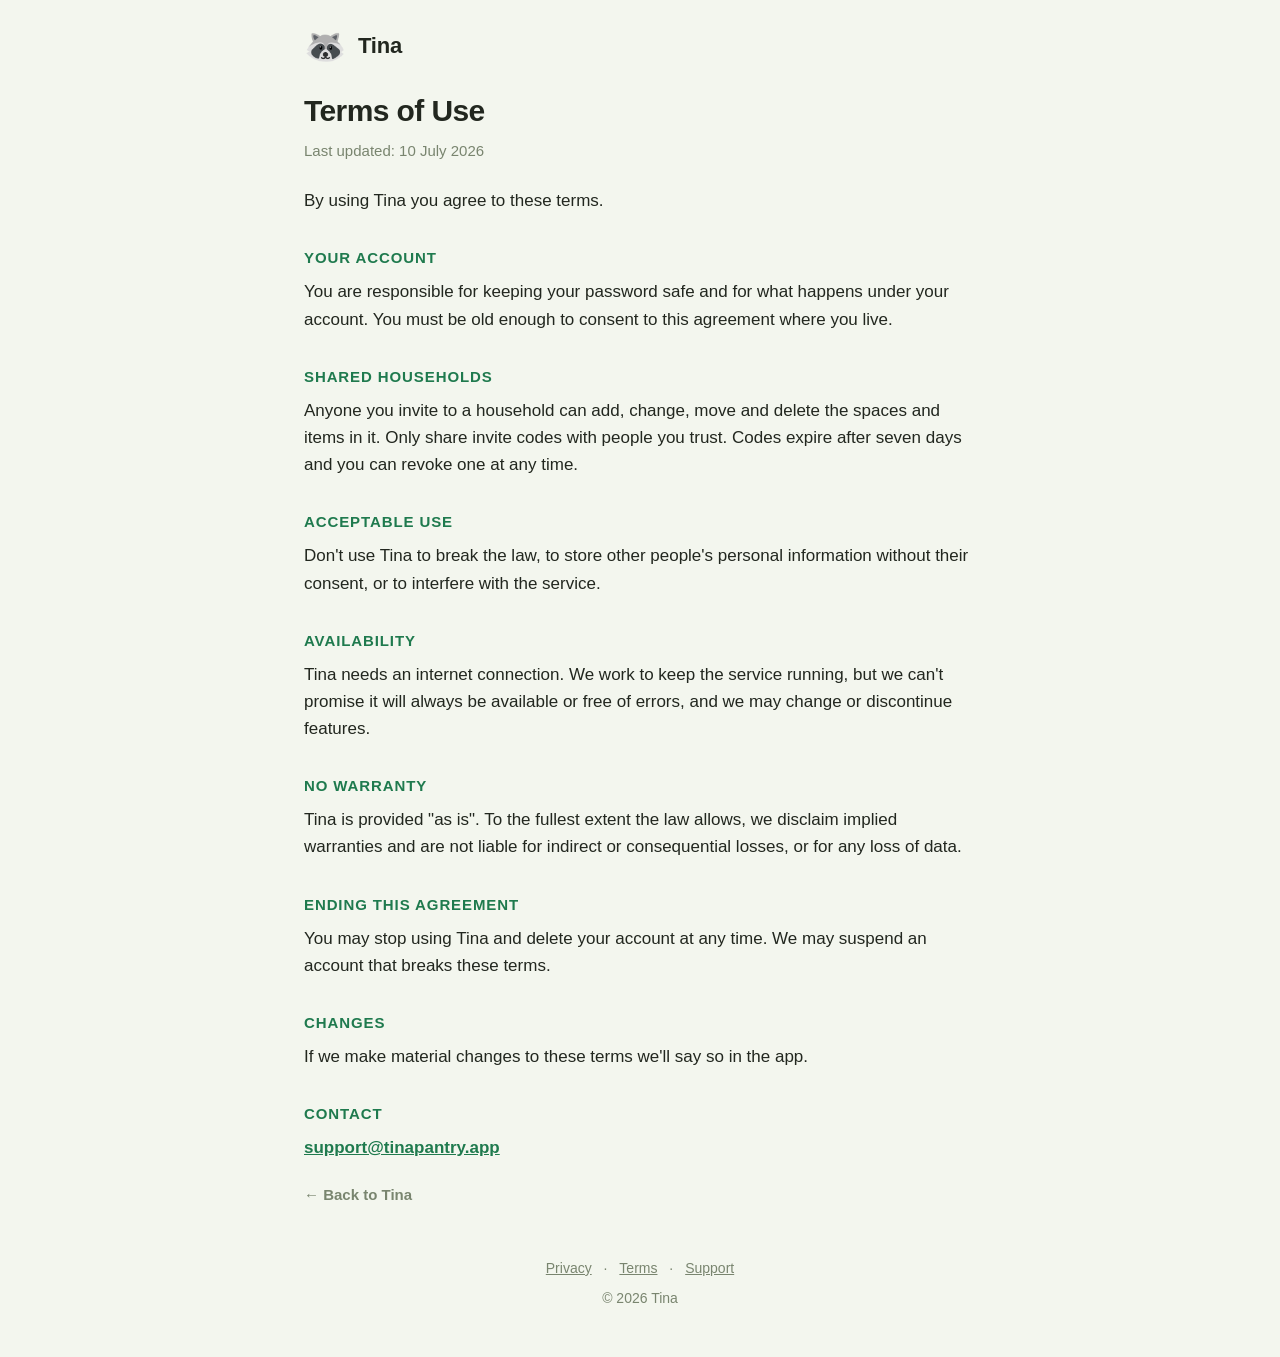
<file: public/terms.html>
<!DOCTYPE html>
<html lang="en">
<head>
  <meta charset="utf-8">
  <meta name="viewport" content="width=device-width, initial-scale=1">
  <title>Terms of Use · Tina</title>
  <meta name="description" content="The terms you agree to when you use Tina.">
  <link rel="stylesheet" href="style.css">
</head>
<body>
  <header class="site-header">
    <span class="mark" role="img" aria-label="Tina raccoon">🦝</span>
    <a class="wordmark" href="index.html">Tina</a>
  </header>

  <main class="container doc">
    <h1>Terms of Use</h1>
    <p class="updated">Last updated: 10 July 2026</p>

    <p>By using Tina you agree to these terms.</p>

    <h2>Your account</h2>
    <p>You are responsible for keeping your password safe and for what happens under your account. You must be old enough to consent to this agreement where you live.</p>

    <h2>Shared households</h2>
    <p>Anyone you invite to a household can add, change, move and delete the spaces and items in it. Only share invite codes with people you trust. Codes expire after seven days and you can revoke one at any time.</p>

    <h2>Acceptable use</h2>
    <p>Don't use Tina to break the law, to store other people's personal information without their consent, or to interfere with the service.</p>

    <h2>Availability</h2>
    <p>Tina needs an internet connection. We work to keep the service running, but we can't promise it will always be available or free of errors, and we may change or discontinue features.</p>

    <h2>No warranty</h2>
    <p>Tina is provided "as is". To the fullest extent the law allows, we disclaim implied warranties and are not liable for indirect or consequential losses, or for any loss of data.</p>

    <h2>Ending this agreement</h2>
    <p>You may stop using Tina and delete your account at any time. We may suspend an account that breaks these terms.</p>

    <h2>Changes</h2>
    <p>If we make material changes to these terms we'll say so in the app.</p>

    <h2>Contact</h2>
    <p><a href="mailto:support@tinapantry.app">support@tinapantry.app</a></p>

    <a class="back" href="index.html">← Back to Tina</a>
  </main>

  <footer class="site-footer">
    <nav>
      <a href="privacy.html">Privacy</a> ·
      <a href="terms.html">Terms</a> ·
      <a href="mailto:support@tinapantry.app">Support</a>
    </nav>
    <div>© 2026 Tina</div>
  </footer>
</body>
</html>
</file>
<file: public/style.css>
/* Tina legal + landing site: brand palette mirrors the app (Theme.swift) */
:root {
  --background: #F3F6EE;
  --card: #FFFFFF;
  --primary-green: #2FA36B;
  --deep-green: #1F7A4E;
  --honey: #EFA02F;
  --tomato: #E4553A;
  --ink: #22271F;
  --muted: #79856F;
  --hairline: #E4E9DC;
}

* { box-sizing: border-box; }

html { -webkit-text-size-adjust: 100%; }

body {
  margin: 0;
  background: var(--background);
  color: var(--ink);
  font-family: ui-rounded, "SF Pro Rounded", -apple-system, BlinkMacSystemFont,
    "Segoe UI", Roboto, "Helvetica Neue", Arial, sans-serif;
  line-height: 1.6;
  font-size: 17px;
  -webkit-font-smoothing: antialiased;
}

a { color: var(--deep-green); }

/* ---- Header ---- */
.site-header {
  display: flex;
  align-items: center;
  gap: 12px;
  max-width: 720px;
  margin: 0 auto;
  padding: 28px 24px 0;
}
.site-header .mark {
  font-size: 34px;
  line-height: 1;
}
.site-header .wordmark {
  font-size: 22px;
  font-weight: 700;
  letter-spacing: -0.01em;
  color: var(--ink);
  text-decoration: none;
}

/* ---- Hero (landing) ---- */
.hero {
  max-width: 720px;
  margin: 0 auto;
  padding: 40px 24px 24px;
  text-align: center;
}
.hero .mark { font-size: 72px; line-height: 1; }
.hero h1 {
  font-size: 40px;
  margin: 12px 0 8px;
  letter-spacing: -0.02em;
}
.hero .tagline {
  font-size: 20px;
  color: var(--muted);
  margin: 0 auto;
  max-width: 30ch;
}

/* ---- Cards ---- */
.container {
  max-width: 720px;
  margin: 0 auto;
  padding: 24px;
}
.card {
  background: var(--card);
  border: 1px solid var(--hairline);
  border-radius: 18px;
  padding: 28px 28px;
  margin: 16px 0;
}

/* Landing link rows */
.link-row {
  display: flex;
  align-items: center;
  justify-content: space-between;
  padding: 16px 4px;
  text-decoration: none;
  color: var(--ink);
  font-weight: 600;
  font-size: 17px;
}
.link-row + .link-row { border-top: 1px solid var(--hairline); }
.link-row .chevron { color: var(--muted); font-weight: 700; }

/* ---- Legal document ---- */
.doc h1 {
  font-size: 30px;
  letter-spacing: -0.02em;
  margin: 0 0 4px;
}
.doc .updated {
  color: var(--muted);
  font-size: 15px;
  margin: 0 0 24px;
}
.doc h2 {
  font-size: 15px;
  font-weight: 700;
  letter-spacing: 0.06em;
  text-transform: uppercase;
  color: var(--deep-green);
  margin: 32px 0 8px;
}
.doc p { margin: 0 0 14px; }
.doc ul {
  margin: 0 0 14px;
  padding-left: 22px;
}
.doc li { margin: 0 0 8px; }
.doc a { font-weight: 600; }

.back {
  display: inline-block;
  margin: 8px 0 0;
  color: var(--muted);
  text-decoration: none;
  font-weight: 600;
  font-size: 15px;
}
.back:hover { color: var(--deep-green); }

/* ---- Footer ---- */
.site-footer {
  max-width: 720px;
  margin: 0 auto;
  padding: 24px 24px 48px;
  color: var(--muted);
  font-size: 14px;
  text-align: center;
}
.site-footer a { color: var(--muted); }
.site-footer nav { margin-bottom: 8px; }
.site-footer nav a { margin: 0 8px; }

@media (prefers-color-scheme: dark) {
  :root {
    --background: #181C16;
    --card: #22271F;
    --ink: #ECEFE6;
    --muted: #9AA890;
    --hairline: #333B2E;
    --deep-green: #4FC489;
  }
}

/* ---- Usage guide (generated by tools/build_guide.py) ---- */
.guide h1 {
  font-size: 30px;
  letter-spacing: -0.02em;
  margin: 0 0 4px;
}
.guide-intro {
  color: var(--muted);
  margin: 0 0 20px;
  max-width: 46ch;
}
.lang-switch {
  display: flex;
  flex-wrap: wrap;
  gap: 14px;
  padding: 0 0 8px;
  margin: 0 0 20px;
  border-bottom: 1px solid var(--hairline);
  font-size: 15px;
  font-weight: 600;
}
.lang-switch a { color: var(--muted); text-decoration: none; }
.lang-switch a:hover { color: var(--deep-green); }
.lang-switch .lang-current { color: var(--ink); }

.guide-topic {
  background: var(--card);
  border: 1px solid var(--hairline);
  border-radius: 18px;
  padding: 20px 22px;
  margin: 0 0 14px;
}
.guide-topic h2 {
  font-size: 18px;
  font-weight: 700;
  letter-spacing: -0.01em;
  text-transform: none;
  color: var(--ink);
  margin: 0 0 6px;
}
.guide-topic p {
  margin: 0;
  color: var(--muted);
  font-size: 16px;
}

/* ---- Invite landing (/join/CODE) ---- */
.join h1 {
  font-size: 27px;
  letter-spacing: -0.02em;
  margin: 0 0 6px;
  text-wrap: balance;
}
.join-lead { color: var(--muted); margin: 0 0 22px; }
.code-label {
  font-size: 13px;
  font-weight: 700;
  letter-spacing: 0.08em;
  text-transform: uppercase;
  color: var(--muted);
  margin: 0 0 8px;
}
.code-box {
  background: var(--background);
  border: 1px dashed var(--primary-green);
  border-radius: 14px;
  padding: 18px 12px;
  text-align: center;
}
.code {
  font-family: ui-monospace, SFMono-Regular, Menlo, Consolas, monospace;
  font-size: clamp(26px, 8vw, 38px);
  font-weight: 700;
  letter-spacing: 0.16em;
  color: var(--ink);
  /* The trailing letter-spacing would otherwise push the text off-centre. */
  text-indent: 0.16em;
  word-break: break-all;
}
.copy-btn {
  display: block;
  width: 100%;
  margin: 12px 0 0;
  padding: 12px;
  font: inherit;
  font-weight: 600;
  font-size: 15px;
  color: var(--deep-green);
  background: transparent;
  border: 1px solid var(--hairline);
  border-radius: 12px;
  cursor: pointer;
}
.copy-btn:hover { border-color: var(--primary-green); }
.copy-btn.is-copied { color: var(--muted); border-color: var(--hairline); cursor: default; }

.have-app {
  margin: 0 0 10px;
  font-weight: 600;
}
.primary-btn {
  display: block;
  padding: 15px 20px;
  text-align: center;
  text-decoration: none;
  font-weight: 700;
  font-size: 17px;
  color: #FFFFFF;
  background: var(--primary-green);
  border-radius: 14px;
}
.primary-btn:hover { background: var(--deep-green); }

.steps-title {
  font-size: 15px;
  font-weight: 700;
  letter-spacing: 0.06em;
  text-transform: uppercase;
  color: var(--deep-green);
  margin: 30px 0 10px;
}
.steps { margin: 0 0 18px; padding-left: 22px; color: var(--muted); }
.steps li { margin: 0 0 8px; }
.store-link {
  display: inline-block;
  font-weight: 700;
  text-decoration: none;
  color: var(--deep-green);
}
.store-link:hover { text-decoration: underline; }
.expires-note {
  margin: 18px 0 0;
  font-size: 14px;
  color: var(--muted);
}

button:focus-visible, a:focus-visible {
  outline: 2px solid var(--primary-green);
  outline-offset: 2px;
}
</file>
<file: style.css>
/* Tina legal + landing site: brand palette mirrors the app (Theme.swift) */
:root {
  --background: #F3F6EE;
  --card: #FFFFFF;
  --primary-green: #2FA36B;
  --deep-green: #1F7A4E;
  --honey: #EFA02F;
  --tomato: #E4553A;
  --ink: #22271F;
  --muted: #79856F;
  --hairline: #E4E9DC;
}

* { box-sizing: border-box; }

html { -webkit-text-size-adjust: 100%; }

body {
  margin: 0;
  background: var(--background);
  color: var(--ink);
  font-family: ui-rounded, "SF Pro Rounded", -apple-system, BlinkMacSystemFont,
    "Segoe UI", Roboto, "Helvetica Neue", Arial, sans-serif;
  line-height: 1.6;
  font-size: 17px;
  -webkit-font-smoothing: antialiased;
}

a { color: var(--deep-green); }

/* ---- Header ---- */
.site-header {
  display: flex;
  align-items: center;
  gap: 12px;
  max-width: 720px;
  margin: 0 auto;
  padding: 28px 24px 0;
}
.site-header .mark {
  font-size: 34px;
  line-height: 1;
}
.site-header .wordmark {
  font-size: 22px;
  font-weight: 700;
  letter-spacing: -0.01em;
  color: var(--ink);
  text-decoration: none;
}

/* ---- Hero (landing) ---- */
.hero {
  max-width: 720px;
  margin: 0 auto;
  padding: 40px 24px 24px;
  text-align: center;
}
.hero .mark { font-size: 72px; line-height: 1; }
.hero h1 {
  font-size: 40px;
  margin: 12px 0 8px;
  letter-spacing: -0.02em;
}
.hero .tagline {
  font-size: 20px;
  color: var(--muted);
  margin: 0 auto;
  max-width: 30ch;
}

/* ---- Cards ---- */
.container {
  max-width: 720px;
  margin: 0 auto;
  padding: 24px;
}
.card {
  background: var(--card);
  border: 1px solid var(--hairline);
  border-radius: 18px;
  padding: 28px 28px;
  margin: 16px 0;
}

/* Landing link rows */
.link-row {
  display: flex;
  align-items: center;
  justify-content: space-between;
  padding: 16px 4px;
  text-decoration: none;
  color: var(--ink);
  font-weight: 600;
  font-size: 17px;
}
.link-row + .link-row { border-top: 1px solid var(--hairline); }
.link-row .chevron { color: var(--muted); font-weight: 700; }

/* ---- Legal document ---- */
.doc h1 {
  font-size: 30px;
  letter-spacing: -0.02em;
  margin: 0 0 4px;
}
.doc .updated {
  color: var(--muted);
  font-size: 15px;
  margin: 0 0 24px;
}
.doc h2 {
  font-size: 15px;
  font-weight: 700;
  letter-spacing: 0.06em;
  text-transform: uppercase;
  color: var(--deep-green);
  margin: 32px 0 8px;
}
.doc p { margin: 0 0 14px; }
.doc ul {
  margin: 0 0 14px;
  padding-left: 22px;
}
.doc li { margin: 0 0 8px; }
.doc a { font-weight: 600; }

.back {
  display: inline-block;
  margin: 8px 0 0;
  color: var(--muted);
  text-decoration: none;
  font-weight: 600;
  font-size: 15px;
}
.back:hover { color: var(--deep-green); }

/* ---- Footer ---- */
.site-footer {
  max-width: 720px;
  margin: 0 auto;
  padding: 24px 24px 48px;
  color: var(--muted);
  font-size: 14px;
  text-align: center;
}
.site-footer a { color: var(--muted); }
.site-footer nav { margin-bottom: 8px; }
.site-footer nav a { margin: 0 8px; }

@media (prefers-color-scheme: dark) {
  :root {
    --background: #181C16;
    --card: #22271F;
    --ink: #ECEFE6;
    --muted: #9AA890;
    --hairline: #333B2E;
    --deep-green: #4FC489;
  }
}
</file>
